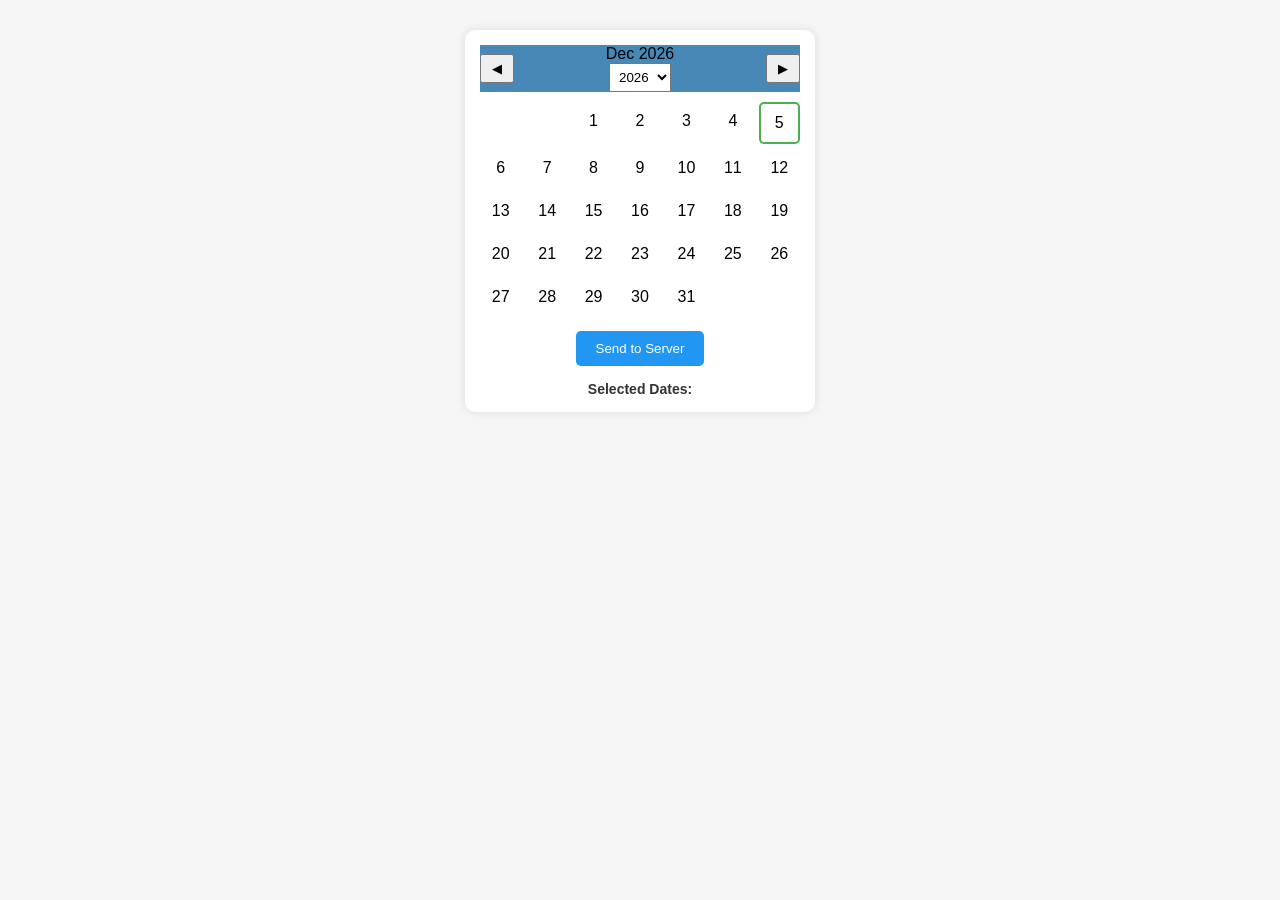
<file: templates/calender.html>
<!DOCTYPE html>
<html lang="en">
<head>
<meta charset="UTF-8">
<title>Selectable Calendar</title>

<style>
    body {
        font-family: Arial, sans-serif;
        text-align: center;
        background: #f5f5f5;
    }

    .calendar {
        width: 320px;
        margin: 30px auto;
        background: white;
        padding: 15px;
        border-radius: 10px;
        box-shadow: 0 0 10px rgba(0,0,0,0.1);
    }

    .header {
        display: flex;
        justify-content: space-between;
        align-items: center;
        margin-bottom: 10px;
        background: #4788b6;
    }

    .header button {
        padding: 5px 10px;
        cursor: pointer;
    }

    .days {
        display: grid;
        grid-template-columns: repeat(7, 1fr);
        gap: 5px;
    }

    .day {
        padding: 10px;
        cursor: pointer;
        border-radius: 5px;
    }

    .day:hover {
        background: #ddd;
    }

    .selected {
        background: #4CAF50;
        color: white;
    }

    .today {
        border: 2px solid #4CAF50;
    }

    button.main-btn {
        margin-top: 15px;
        padding: 10px 20px;
        border: none;
        background: #2196F3;
        color: white;
        border-radius: 5px;
        cursor: pointer;
    }

    .output {
        margin-top: 15px;
        font-size: 14px;
        color: #333;
    }

    select {
        padding: 5px;
    }
</style>
</head>

<body>

<div class="calendar">

    <div class="header">
        <button onclick="changeMonth(-1)">◀</button>

        <div>
            <span id="monthYear"></span><br>
            <select id="yearSelect" onchange="changeYear()"></select>
        </div>

        <button onclick="changeMonth(1)">▶</button>
    </div>

    <div class="days" id="days"></div>

    <button class="main-btn" onclick="sendToServer()">Send to Server</button>

    <div class="output">
        <b>Selected Dates:</b>
        <div id="selectedDates"></div>
    </div>
</div>

<script>
    const daysContainer = document.getElementById("days");
    const monthYear = document.getElementById("monthYear");
    const selectedDatesDiv = document.getElementById("selectedDates");
    const yearSelect = document.getElementById("yearSelect");

    let selectedDates = [];

    const today = new Date();
    let currentMonth = today.getMonth();
    let currentYear = today.getFullYear();

    const monthNames = ["Jan", "Feb", "Mar", "Apr", "May", "Jun",
                        "Jul", "Aug", "Sep", "Oct", "Nov", "Dec"];

    // Populate year dropdown
    for (let y = 2000; y <= 2100; y++) {
        let option = document.createElement("option");
        option.value = y;
        option.text = y;
        if (y === currentYear) option.selected = true;
        yearSelect.appendChild(option);
    }

    function renderCalendar() {
        daysContainer.innerHTML = "";
        monthYear.innerText = `${monthNames[currentMonth]} ${currentYear}`;

        const firstDay = new Date(currentYear, currentMonth, 1).getDay();
        const totalDays = new Date(currentYear, currentMonth + 1, 0).getDate();

        // empty spaces
        for (let i = 0; i < firstDay; i++) {
            daysContainer.innerHTML += "<div></div>";
        }

        for (let day = 1; day <= totalDays; day++) {
            const paddedDay = String(day).padStart(2, '0');
            const paddedMonth = String(currentMonth + 1).padStart(2, '0');
            const dateStr = `${currentYear}-${paddedMonth}-${paddedDay}`;

            const div = document.createElement("div");
            div.classList.add("day");
            div.innerText = day;

            // highlight today
            if (
                day === today.getDate() &&
                currentMonth === today.getMonth() &&
                currentYear === today.getFullYear()
            ) {
                div.classList.add("today");
            }

            if (selectedDates.includes(dateStr)) {
                div.classList.add("selected");
            }

            div.onclick = () => toggleDate(dateStr, div);

            daysContainer.appendChild(div);
        }
    }

    function toggleDate(dateStr, element) {
        if (selectedDates.includes(dateStr)) {
            selectedDates = selectedDates.filter(d => d !== dateStr);
            element.classList.remove("selected");
        } else {
            selectedDates.push(dateStr);
            element.classList.add("selected");
        }

        updateDisplay();
    }

    function updateDisplay() {
        selectedDatesDiv.innerText = selectedDates.join(", ");
    }

    function changeMonth(direction) {
        currentMonth += direction;

        if (currentMonth < 0) {
            currentMonth = 11;
            currentYear--;
        } else if (currentMonth > 11) {
            currentMonth = 0;
            currentYear++;
        }

        yearSelect.value = currentYear;
        renderCalendar();
    }

    function changeYear() {
        currentYear = parseInt(yearSelect.value);
        renderCalendar();
    }

    function sendToServer() {
        console.log("Sending:", selectedDates);

        fetch("https://your-server-api.com/save-dates", {
            method: "POST",
            headers: {
                "Content-Type": "application/json"
            },
            body: JSON.stringify({ dates: selectedDates })
        })
        .then(res => res.json())
        .then(data => {
            alert("Data sent successfully!");
            console.log(data);
        })
        .catch(err => {
            console.error(err);
            alert("Error sending data");
        });
    }

    renderCalendar();
</script>

</body>
</html>
</file>
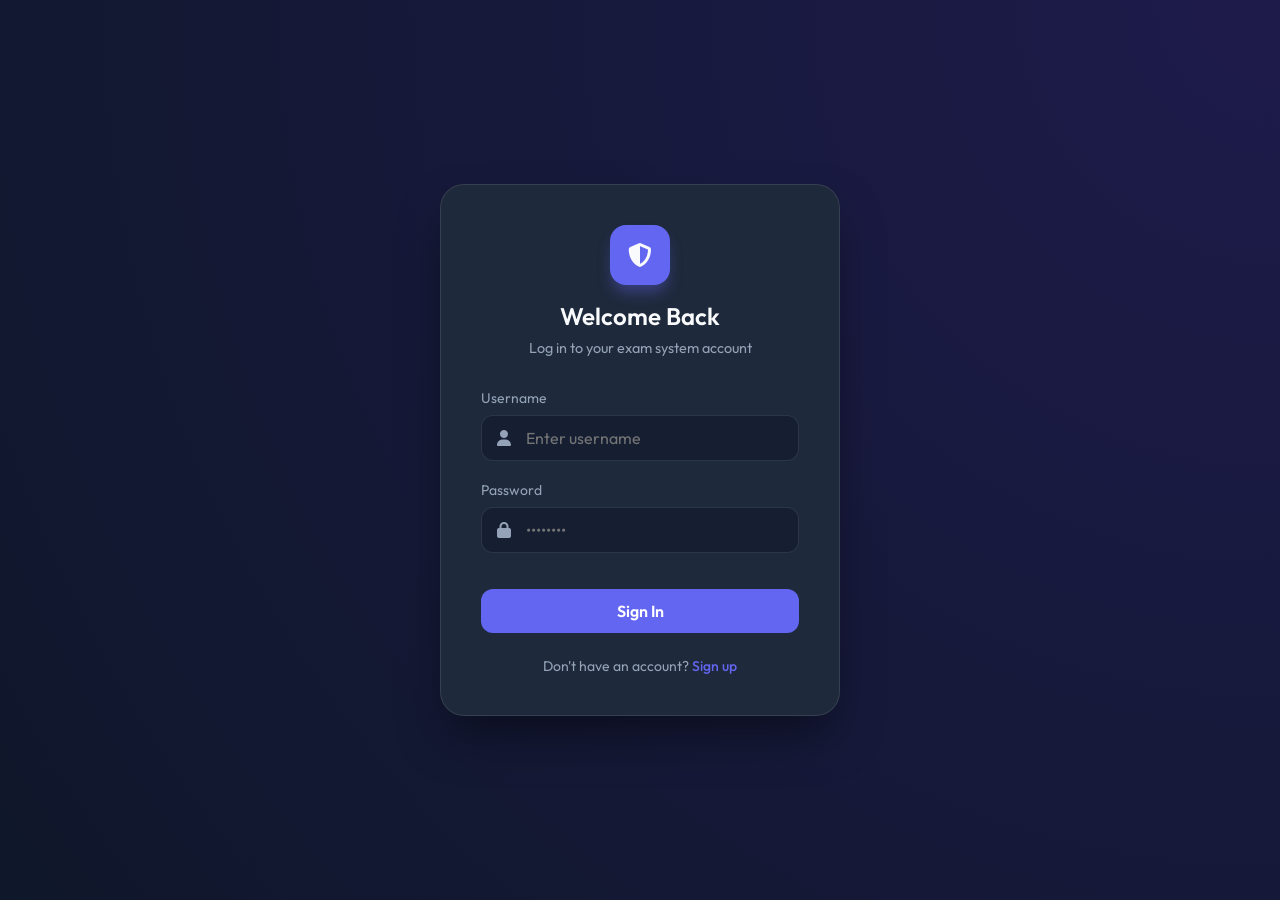
<file: templates/login.html>
<!DOCTYPE html>
<html lang="en">
<head>
    <meta charset="UTF-8">
    <meta name="viewport" content="width=device-width, initial-scale=1.0">
    <title>Login - Exam Administration System</title>
    <link href="https://fonts.googleapis.com/css2?family=Outfit:wght@300;400;500;600;700&display=swap" rel="stylesheet">
    <link rel="stylesheet" href="https://cdnjs.cloudflare.com/ajax/libs/font-awesome/6.4.0/css/all.min.css">
    <style>
        :root {
            --primary: #6366f1;
            --primary-dark: #4f46e5;
            --secondary: #64748b;
            --bg: #0f172a;
            --card-bg: #1e293b;
            --text: #f8fafc;
            --text-muted: #94a3b8;
            --error: #ef4444;
            --success: #10b981;
        }

        * {
            box-sizing: border-box;
            margin: 0;
            padding: 0;
            font-family: 'Outfit', sans-serif;
        }

        body {
            background-color: var(--bg);
            color: var(--text);
            height: 100vh;
            display: flex;
            align-items: center;
            justify-content: center;
            background: radial-gradient(circle at top right, #1e1b4b, #0f172a);
            overflow: hidden;
        }

        .login-card {
            background: var(--card-bg);
            padding: 2.5rem;
            border-radius: 1.5rem;
            width: 100%;
            max-width: 400px;
            box-shadow: 0 25px 50px -12px rgba(0, 0, 0, 0.5);
            border: 1px solid rgba(255, 255, 255, 0.1);
            backdrop-filter: blur(10px);
            animation: slideUp 0.6s ease-out;
        }

        @keyframes slideUp {
            from { opacity: 0; transform: translateY(20px); }
            to { opacity: 1; transform: translateY(0); }
        }

        .header {
            text-align: center;
            margin-bottom: 2rem;
        }

        .logo {
            width: 60px;
            height: 60px;
            background: var(--primary);
            border-radius: 1rem;
            display: flex;
            align-items: center;
            justify-content: center;
            margin: 0 auto 1rem;
            font-size: 1.5rem;
            box-shadow: 0 10px 15px -3px rgba(99, 102, 241, 0.4);
        }

        h1 {
            font-size: 1.5rem;
            font-weight: 600;
            margin-bottom: 0.5rem;
        }

        p.subtitle {
            color: var(--text-muted);
            font-size: 0.9rem;
        }

        .form-group {
            margin-bottom: 1.25rem;
        }

        label {
            display: block;
            margin-bottom: 0.5rem;
            font-size: 0.875rem;
            color: var(--text-muted);
        }

        .input-wrapper {
            position: relative;
        }

        .input-wrapper i {
            position: absolute;
            left: 1rem;
            top: 50%;
            transform: translateY(-50%);
            color: var(--text-muted);
        }

        input {
            width: 100%;
            padding: 0.75rem 1rem 0.75rem 2.75rem;
            background: rgba(15, 23, 42, 0.5);
            border: 1px solid rgba(255, 255, 255, 0.1);
            border-radius: 0.75rem;
            color: white;
            font-size: 1rem;
            transition: all 0.2s;
        }

        input:focus {
            outline: none;
            border-color: var(--primary);
            background: rgba(15, 23, 42, 0.8);
            box-shadow: 0 0 0 4px rgba(99, 102, 241, 0.1);
        }

        button {
            width: 100%;
            padding: 0.75rem;
            background: var(--primary);
            color: white;
            border: none;
            border-radius: 0.75rem;
            font-size: 1rem;
            font-weight: 600;
            cursor: pointer;
            transition: all 0.2s;
            margin-top: 1rem;
        }

        button:hover {
            background: var(--primary-dark);
            transform: translateY(-1px);
        }

        button:active {
            transform: translateY(0);
        }

        .footer {
            text-align: center;
            margin-top: 1.5rem;
            font-size: 0.875rem;
            color: var(--text-muted);
        }

        .footer a {
            color: var(--primary);
            text-decoration: none;
            font-weight: 500;
        }

        .footer a:hover {
            text-decoration: underline;
        }

        #message {
            margin-top: 1rem;
            padding: 0.75rem;
            border-radius: 0.75rem;
            font-size: 0.875rem;
            text-align: center;
            display: none;
        }

        .error { background: rgba(239, 68, 68, 0.1); color: var(--error); border: 1px solid rgba(239, 68, 68, 0.2); }
        .success { background: rgba(16, 185, 129, 0.1); color: var(--success); border: 1px solid rgba(16, 185, 129, 0.2); }
    </style>
</head>
<body>
    <div class="login-card">
        <div class="header">
            <div class="logo">
                <i class="fas fa-shield-alt"></i>
            </div>
            <h1>Welcome Back</h1>
            <p class="subtitle">Log in to your exam system account</p>
        </div>

        <form id="loginForm">
            <div class="form-group">
                <label for="username">Username</label>
                <div class="input-wrapper">
                    <i class="fas fa-user"></i>
                    <input type="text" id="username" name="username" placeholder="Enter username" required>
                </div>
            </div>
            <div class="form-group">
                <label for="password">Password</label>
                <div class="input-wrapper">
                    <i class="fas fa-lock"></i>
                    <input type="password" id="password" name="password" placeholder="••••••••" required>
                </div>
            </div>
            <button type="submit">Sign In</button>
        </form>

        <div id="message"></div>

        <div class="footer">
            Don't have an account? <a href="/register_account">Sign up</a>
        </div>
    </div>

    <script>
        document.getElementById('loginForm').addEventListener('submit', async (e) => {
            e.preventDefault();
            const formData = new FormData(e.target);
            const msgDiv = document.getElementById('message');
            
            try {
                const response = await fetch('/login', {
                    method: 'POST',
                    body: formData
                });
                
                const result = await response.json();
                
                if (result.success) {
                    msgDiv.textContent = result.message;
                    msgDiv.className = 'success';
                    msgDiv.style.display = 'block';
                    setTimeout(() => {
                        window.location.href = '/';
                    }, 1000);
                } else {
                    msgDiv.textContent = result.error;
                    msgDiv.className = 'error';
                    msgDiv.style.display = 'block';
                }
            } catch (error) {
                msgDiv.textContent = 'An error occurred. Please try again.';
                msgDiv.className = 'error';
                msgDiv.style.display = 'block';
            }
        });
    </script>
</body>
</html>
</file>
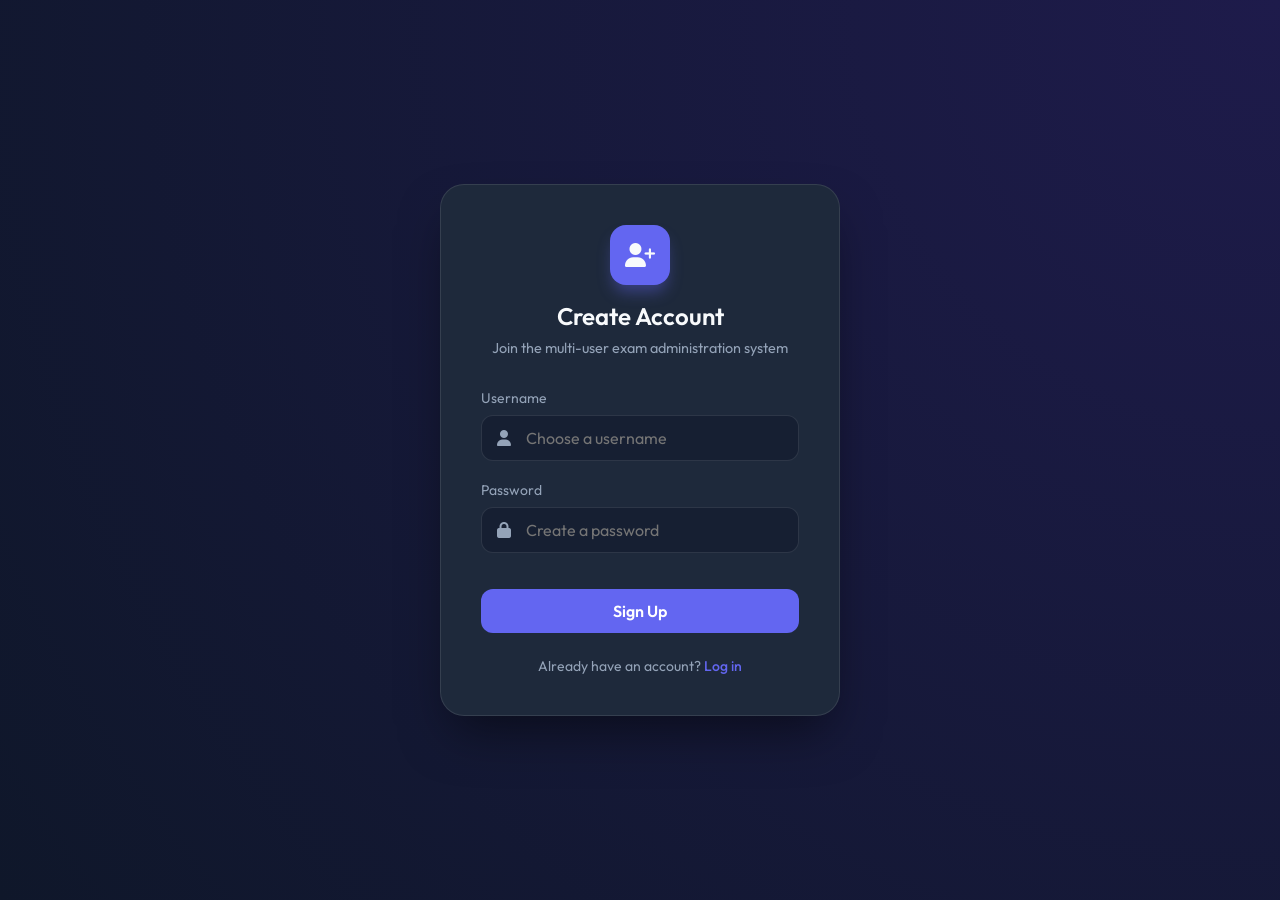
<file: templates/register_account.html>
<!DOCTYPE html>
<html lang="en">
<head>
    <meta charset="UTF-8">
    <meta name="viewport" content="width=device-width, initial-scale=1.0">
    <title>Sign Up - Exam Administration System</title>
    <link href="https://fonts.googleapis.com/css2?family=Outfit:wght@300;400;500;600;700&display=swap" rel="stylesheet">
    <link rel="stylesheet" href="https://cdnjs.cloudflare.com/ajax/libs/font-awesome/6.4.0/css/all.min.css">
    <style>
        :root {
            --primary: #6366f1;
            --primary-dark: #4f46e5;
            --secondary: #64748b;
            --bg: #0f172a;
            --card-bg: #1e293b;
            --text: #f8fafc;
            --text-muted: #94a3b8;
            --error: #ef4444;
            --success: #10b981;
        }

        * {
            box-sizing: border-box;
            margin: 0;
            padding: 0;
            font-family: 'Outfit', sans-serif;
        }

        body {
            background-color: var(--bg);
            color: var(--text);
            height: 100vh;
            display: flex;
            align-items: center;
            justify-content: center;
            background: radial-gradient(circle at top right, #1e1b4b, #0f172a);
            overflow: hidden;
        }

        .login-card {
            background: var(--card-bg);
            padding: 2.5rem;
            border-radius: 1.5rem;
            width: 100%;
            max-width: 400px;
            box-shadow: 0 25px 50px -12px rgba(0, 0, 0, 0.5);
            border: 1px solid rgba(255, 255, 255, 0.1);
            backdrop-filter: blur(10px);
            animation: slideUp 0.6s ease-out;
        }

        @keyframes slideUp {
            from { opacity: 0; transform: translateY(20px); }
            to { opacity: 1; transform: translateY(0); }
        }

        .header {
            text-align: center;
            margin-bottom: 2rem;
        }

        .logo {
            width: 60px;
            height: 60px;
            background: var(--primary);
            border-radius: 1rem;
            display: flex;
            align-items: center;
            justify-content: center;
            margin: 0 auto 1rem;
            font-size: 1.5rem;
            box-shadow: 0 10px 15px -3px rgba(99, 102, 241, 0.4);
        }

        h1 {
            font-size: 1.5rem;
            font-weight: 600;
            margin-bottom: 0.5rem;
        }

        p.subtitle {
            color: var(--text-muted);
            font-size: 0.9rem;
        }

        .form-group {
            margin-bottom: 1.25rem;
        }

        label {
            display: block;
            margin-bottom: 0.5rem;
            font-size: 0.875rem;
            color: var(--text-muted);
        }

        .input-wrapper {
            position: relative;
        }

        .input-wrapper i {
            position: absolute;
            left: 1rem;
            top: 50%;
            transform: translateY(-50%);
            color: var(--text-muted);
        }

        input {
            width: 100%;
            padding: 0.75rem 1rem 0.75rem 2.75rem;
            background: rgba(15, 23, 42, 0.5);
            border: 1px solid rgba(255, 255, 255, 0.1);
            border-radius: 0.75rem;
            color: white;
            font-size: 1rem;
            transition: all 0.2s;
        }

        input:focus {
            outline: none;
            border-color: var(--primary);
            background: rgba(15, 23, 42, 0.8);
            box-shadow: 0 0 0 4px rgba(99, 102, 241, 0.1);
        }

        button {
            width: 100%;
            padding: 0.75rem;
            background: var(--primary);
            color: white;
            border: none;
            border-radius: 0.75rem;
            font-size: 1rem;
            font-weight: 600;
            cursor: pointer;
            transition: all 0.2s;
            margin-top: 1rem;
        }

        button:hover {
            background: var(--primary-dark);
            transform: translateY(-1px);
        }

        button:active {
            transform: translateY(0);
        }

        .footer {
            text-align: center;
            margin-top: 1.5rem;
            font-size: 0.875rem;
            color: var(--text-muted);
        }

        .footer a {
            color: var(--primary);
            text-decoration: none;
            font-weight: 500;
        }

        .footer a:hover {
            text-decoration: underline;
        }

        #message {
            margin-top: 1rem;
            padding: 0.75rem;
            border-radius: 0.75rem;
            font-size: 0.875rem;
            text-align: center;
            display: none;
        }

        .error { background: rgba(239, 68, 68, 0.1); color: var(--error); border: 1px solid rgba(239, 68, 68, 0.2); }
        .success { background: rgba(16, 185, 129, 0.1); color: var(--success); border: 1px solid rgba(16, 185, 129, 0.2); }
    </style>
</head>
<body>
    <div class="login-card">
        <div class="header">
            <div class="logo">
                <i class="fas fa-user-plus"></i>
            </div>
            <h1>Create Account</h1>
            <p class="subtitle">Join the multi-user exam administration system</p>
        </div>

        <form id="registerForm">
            <div class="form-group">
                <label for="username">Username</label>
                <div class="input-wrapper">
                    <i class="fas fa-user"></i>
                    <input type="text" id="username" name="username" placeholder="Choose a username" required>
                </div>
            </div>
            <div class="form-group">
                <label for="password">Password</label>
                <div class="input-wrapper">
                    <i class="fas fa-lock"></i>
                    <input type="password" id="password" name="password" placeholder="Create a password" required>
                </div>
            </div>
            <button type="submit">Sign Up</button>
        </form>

        <div id="message"></div>

        <div class="footer">
            Already have an account? <a href="/login">Log in</a>
        </div>
    </div>

    <script>
        document.getElementById('registerForm').addEventListener('submit', async (e) => {
            e.preventDefault();
            const formData = new FormData(e.target);
            const msgDiv = document.getElementById('message');
            
            try {
                const response = await fetch('/register_account', {
                    method: 'POST',
                    body: formData
                });
                
                const result = await response.json();
                
                if (result.success) {
                    msgDiv.textContent = result.message + ' Redirecting to login...';
                    msgDiv.className = 'success';
                    msgDiv.style.display = 'block';
                    setTimeout(() => {
                        window.location.href = '/login';
                    }, 2000);
                } else {
                    msgDiv.textContent = result.error;
                    msgDiv.className = 'error';
                    msgDiv.style.display = 'block';
                }
            } catch (error) {
                msgDiv.textContent = 'An error occurred. Please try again.';
                msgDiv.className = 'error';
                msgDiv.style.display = 'block';
            }
        });
    </script>
</body>
</html>
</file>
